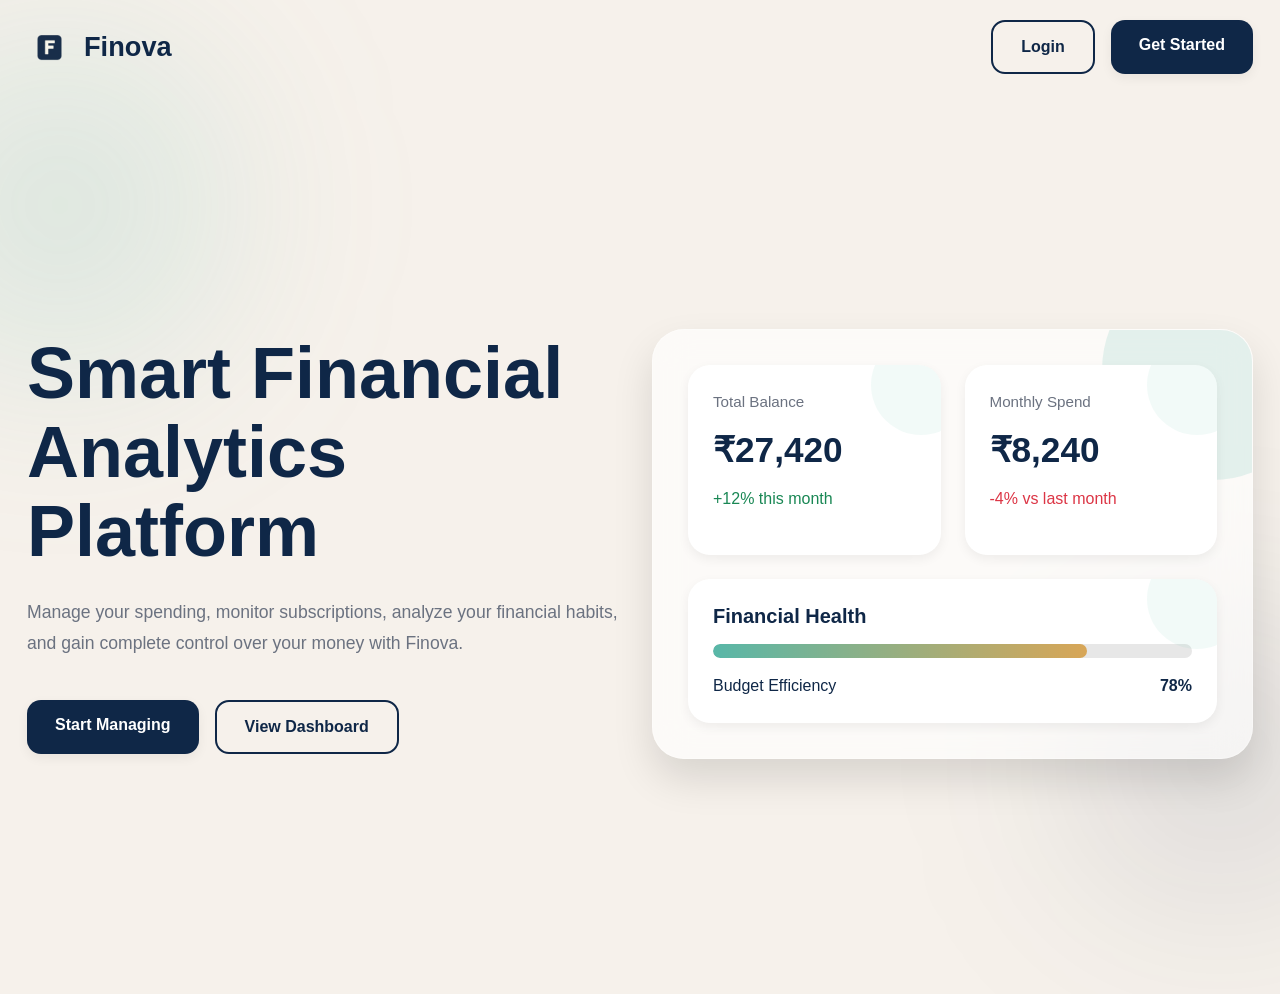
<file: index.html>
<!DOCTYPE html>
<html lang="en">

<head>
  <meta charset="UTF-8" />
  <meta name="viewport" content="width=device-width, initial-scale=1.0" />

  <title>Finova</title>

  <!-- Bootstrap -->
  <link href="https://cdn.jsdelivr.net/npm/bootstrap@5.3.3/dist/css/bootstrap.min.css" rel="stylesheet">

  <!-- CSS Files -->
  <link rel="stylesheet" href="css/style.css">
  <link rel="stylesheet" href="css/components.css">
  <link rel="stylesheet" href="css/animations.css">
  <link rel="stylesheet" href="css/responsive.css">

  <!-- Icons -->
  <link rel="stylesheet" href="https://cdnjs.cloudflare.com/ajax/libs/font-awesome/6.5.2/css/all.min.css">
</head>

<body>

  <!-- BLUR BACKGROUNDS -->

  <div class="blur-circle circle-one"></div>
  <div class="blur-circle circle-two"></div>

  <!-- NAVBAR -->

  <nav class="navbar navbar-expand-lg custom-navbar">

    <div class="container">

      <a href="#" class="logo d-flex align-items-center text-decoration-none">

        <img src="assets/logo.png" alt="Logo">

        <span>Finova</span>

      </a>

      <div class="d-flex gap-3">

        <a href="login.html" class="secondary-btn">
          Login
        </a>

        <a href="signup.html" class="primary-btn">
          Get Started
        </a>

      </div>

    </div>

  </nav>

  <!-- HERO SECTION -->

  <section class="hero-section">

    <div class="container">

      <div class="row align-items-center">

        <!-- LEFT CONTENT -->

        <div class="col-lg-6">

          <h1 class="hero-title">
            Smart Financial
            Analytics Platform
          </h1>

          <p class="hero-subtitle">

            Manage your spending, monitor subscriptions,
            analyze your financial habits, and gain complete
            control over your money with Finova.

          </p>

          <div class="d-flex gap-3 flex-wrap">

            <a href="signup.html" class="primary-btn">
              Start Managing
            </a>

            <a href="dashboard.html" class="secondary-btn">
              View Dashboard
            </a>

          </div>

        </div>

        <!-- RIGHT SIDE -->

        <div class="col-lg-6 mt-5 mt-lg-0">

          <div class="dashboard-mockup">

            <div class="row g-4">

              <div class="col-md-6">

                <div class="mockup-card">

                  <small>Total Balance</small>

                  <div class="mockup-balance">
                    ₹27,420
                  </div>

                  <p class="mt-2 text-success">
                    +12% this month
                  </p>

                </div>

              </div>

              <div class="col-md-6">

                <div class="mockup-card">

                  <small>Monthly Spend</small>

                  <div class="mockup-balance">
                    ₹8,240
                  </div>

                  <p class="mt-2 text-danger">
                    -4% vs last month
                  </p>

                </div>

              </div>

              <div class="col-12">

                <div class="mockup-card">

                  <h5 class="mb-3">
                    Financial Health
                  </h5>

                  <div class="progress custom-progress">

                    <div class="progress-bar custom-progress-bar"
                      style="width: 78%">
                    </div>

                  </div>

                  <div class="mt-3 d-flex justify-content-between">

                    <span>Budget Efficiency</span>

                    <strong>78%</strong>

                  </div>

                </div>

              </div>

            </div>

          </div>

        </div>

      </div>

    </div>

  </section>

</body>

</html>
</file>
<file: css/style.css>
:root {

  --cream: #f6f1eb;
  --navy: #0f2747;
  --light-navy: #183b68;

  --teal: #58b7a8;
  --gold: #d8a657;

  --white: #ffffff;
  --gray: #6b7280;
  --light-gray: #e5e7eb;

  --shadow-sm: 0 4px 12px rgba(0,0,0,0.06);
  --shadow-md: 0 10px 30px rgba(0,0,0,0.08);
  --shadow-lg: 0 20px 40px rgba(0,0,0,0.12);

  --radius-sm: 12px;
  --radius-md: 20px;
  --radius-lg: 32px;

  --transition: all 0.3s ease;

}

/* =========================
   GLOBAL RESET
========================= */

* {
  margin: 0;
  padding: 0;
  box-sizing: border-box;
}

html {
  scroll-behavior: smooth;
}

body {
  font-family: "Segoe UI", sans-serif;
  background: var(--cream);
  color: var(--navy);
  overflow-x: hidden;
  min-height: 100vh;
}

/* =========================
   CONTAINER FIX
========================= */

.container {
  max-width: 1250px;
}

/* =========================
   TYPOGRAPHY
========================= */

h1,
h2,
h3,
h4,
h5,
h6 {
  font-weight: 700;
  color: var(--navy);
}

p {
  color: var(--gray);
  line-height: 1.8;
}

/* =========================
   HERO SECTION
========================= */

.hero-section {
  min-height: 100vh;
  display: flex;
  align-items: center;
  position: relative;
  overflow: hidden;
}

.hero-title {
  font-size: 4.5rem;
  font-weight: 800;
  line-height: 1.1;
  margin-bottom: 25px;
  color: var(--navy);
}

.hero-subtitle {
  font-size: 1.1rem;
  max-width: 600px;
  margin-bottom: 40px;
}

/* =========================
   BLUR BACKGROUND CIRCLES
========================= */

.blur-circle {
  position: absolute;
  border-radius: 50%;
  filter: blur(100px);
  z-index: -1;
}

.circle-one {
  width: 320px;
  height: 320px;
  background: rgba(88,183,168,0.18);

  top: 5%;
  left: -100px;
}

.circle-two {
  width: 280px;
  height: 280px;
  background: rgba(15,39,71,0.12);

  bottom: 0;
  right: -80px;
}

/* =========================
   SECTION SPACING
========================= */

.section-padding {
  padding: 100px 0;
}

/* =========================
   LINKS
========================= */

a {
  text-decoration: none;
}

/* =========================
   DARK MODE
========================= */

.dark-mode {
  background: #08111f;
  color: white;
}

.dark-mode h1,
.dark-mode h2,
.dark-mode h3,
.dark-mode h4,
.dark-mode h5,
.dark-mode h6 {
  color: white;
}

.dark-mode p {
  color: #cbd5e1;
}
</file>
<file: css/components.css>
/* =========================
   NAVBAR
========================= */

.custom-navbar {
  padding: 20px 0;
  position: relative;
  z-index: 100;
}

.logo span {
  font-size: 1.7rem;
  font-weight: 700;
  color: var(--navy);
}

.logo img {
  width: 45px;
  height: 45px;
  object-fit: contain;
  margin-right: 12px;
}

/* =========================
   BUTTONS
========================= */

.primary-btn {
  background: var(--navy);
  color: white;
  border: none;
  padding: 13px 28px;
  border-radius: 14px;
  text-decoration: none;
  font-weight: 600;
  transition: var(--transition);
  box-shadow: var(--shadow-sm);
}

.primary-btn:hover {
  background: var(--light-navy);
  transform: translateY(-4px);
  box-shadow: var(--shadow-md);
  color: white;
}

.secondary-btn {
  border: 2px solid var(--navy);
  color: var(--navy);
  padding: 13px 28px;
  border-radius: 14px;
  text-decoration: none;
  font-weight: 600;
  transition: var(--transition);
}

.secondary-btn:hover {
  background: var(--navy);
  color: white;
  transform: translateY(-4px);
}

/* =========================
   DASHBOARD MOCKUP
========================= */

.dashboard-mockup {
  background: rgba(255,255,255,0.65);
  border-radius: 32px;
  padding: 35px;
  backdrop-filter: blur(18px);
  border: 1px solid rgba(255,255,255,0.3);
  box-shadow: var(--shadow-lg);
  position: relative;
  overflow: hidden;
}

.dashboard-mockup::before {
  content: "";
  position: absolute;
  width: 220px;
  height: 220px;
  background: rgba(88,183,168,0.15);
  border-radius: 50%;
  top: -70px;
  right: -70px;
}

/* =========================
   MOCKUP CARDS
========================= */

.mockup-card {
  background: white;
  border-radius: 22px;
  padding: 25px;
  box-shadow: var(--shadow-sm);
  transition: var(--transition);
  position: relative;
  overflow: hidden;
}

.mockup-card:hover {
  transform: translateY(-6px);
  box-shadow: var(--shadow-md);
}

.mockup-card::before {
  content: "";
  position: absolute;
  width: 100px;
  height: 100px;
  background: rgba(88,183,168,0.08);
  border-radius: 50%;
  top: -30px;
  right: -30px;
}

.mockup-card small {
  color: var(--gray);
  font-size: 0.95rem;
}

.mockup-balance {
  font-size: 2.2rem;
  font-weight: 700;
  margin-top: 10px;
  color: var(--navy);
}

/* =========================
   PROGRESS BAR
========================= */

.custom-progress {
  height: 14px;
  border-radius: 20px;
  background: #e7e7e7;
  overflow: hidden;
}

.custom-progress-bar {
  background: linear-gradient(
    90deg,
    var(--teal),
    var(--gold)
  );

  border-radius: 20px;
}

/* =========================
   CARDS
========================= */

.finance-card {
  background: white;
  border-radius: 24px;
  padding: 28px;
  box-shadow: var(--shadow-sm);
  transition: var(--transition);
  position: relative;
  overflow: hidden;
}

.finance-card::before {
  content: "";
  position: absolute;
  width: 140px;
  height: 140px;
  background: rgba(88,183,168,0.08);
  border-radius: 50%;
  top: -40px;
  right: -40px;
}

.finance-card:hover {
  transform: translateY(-6px);
  box-shadow: var(--shadow-md);
}

.finance-card h5 {
  color: var(--gray);
  margin-bottom: 12px;
}

.finance-card h2 {
  font-size: 2rem;
  font-weight: 700;
  color: var(--navy);
}

/* =========================
   CHART CARDS
========================= */

.chart-card {
  background: white;
  border-radius: 24px;
  padding: 30px;
  box-shadow: var(--shadow-sm);
  transition: var(--transition);
}

.chart-card:hover {
  box-shadow: var(--shadow-md);
}

/* =========================
   SIDEBAR
========================= */

.sidebar {
  width: 280px;
  min-height: 100vh;
  background: white;
  border-right: 1px solid rgba(0,0,0,0.06);
  padding: 30px;
  position: fixed;
  left: 0;
  top: 0;
}

.sidebar-logo {
  display: flex;
  align-items: center;
  margin-bottom: 50px;
}

.sidebar-logo img {
  width: 42px;
  margin-right: 12px;
}

.sidebar-logo span {
  font-size: 1.5rem;
  font-weight: 700;
  color: var(--navy);
}

.sidebar-links {
  list-style: none;
  padding: 0;
}

.sidebar-links li {
  margin-bottom: 14px;
}

.sidebar-links li a {
  display: flex;
  align-items: center;
  gap: 14px;
  padding: 15px 18px;
  border-radius: 16px;
  color: var(--gray);
  text-decoration: none;
  font-weight: 600;
  transition: var(--transition);
}

.sidebar-links li a:hover {
  background: rgba(15,39,71,0.08);
  color: var(--navy);
  transform: translateX(4px);
}

.sidebar-links li a.active {
  background: var(--navy);
  color: white;
}

/* =========================
   MAIN CONTENT
========================= */

.main-content {
  margin-left: 280px;
  padding: 40px;
}

/* =========================
   TOPBAR
========================= */

.topbar {
  display: flex;
  justify-content: space-between;
  align-items: center;
  margin-bottom: 40px;
}

.topbar h2 {
  font-size: 2.4rem;
  font-weight: 700;
  color: var(--navy);
}

.topbar p {
  color: var(--gray);
  margin-top: 8px;
}

/* =========================
   PROFILE BADGE
========================= */

.profile-badge {
  display: flex;
  align-items: center;
  gap: 14px;
  background: white;
  padding: 12px 18px;
  border-radius: 18px;
  box-shadow: var(--shadow-sm);
}

.profile-badge img {
  width: 46px;
  height: 46px;
  border-radius: 50%;
}

.profile-badge h6 {
  margin-bottom: 0;
  font-weight: 700;
}

.profile-badge small {
  color: var(--gray);
}
</file>
<file: css/animations.css>
/* =========================
   FADE IN ANIMATION
========================= */

@keyframes fadeUp {

  from {
    opacity: 0;
    transform: translateY(40px);
  }

  to {
    opacity: 1;
    transform: translateY(0);
  }

}

/* =========================
   FLOATING ANIMATION
========================= */

@keyframes floating {

  0% {
    transform: translateY(0px);
  }

  50% {
    transform: translateY(-10px);
  }

  100% {
    transform: translateY(0px);
  }

}

/* =========================
   GLOW PULSE
========================= */

@keyframes glowPulse {

  0% {
    box-shadow: 0 0 0 rgba(88,183,168,0.3);
  }

  50% {
    box-shadow: 0 0 25px rgba(88,183,168,0.4);
  }

  100% {
    box-shadow: 0 0 0 rgba(88,183,168,0.3);
  }

}

/* =========================
   SCALE IN
========================= */

@keyframes scaleIn {

  from {
    opacity: 0;
    transform: scale(0.9);
  }

  to {
    opacity: 1;
    transform: scale(1);
  }

}

/* =========================
   ANIMATION CLASSES
========================= */

.fade-up {
  animation: fadeUp 1s ease forwards;
}

.floating {
  animation: floating 4s ease-in-out infinite;
}

.glow-pulse {
  animation: glowPulse 3s infinite;
}

.scale-in {
  animation: scaleIn 0.7s ease;
}

/* =========================
   HOVER EFFECTS
========================= */

.hover-lift {
  transition: var(--transition);
}

.hover-lift:hover {
  transform: translateY(-6px);
}

.hover-scale {
  transition: var(--transition);
}

.hover-scale:hover {
  transform: scale(1.03);
}

/* =========================
   BUTTON HOVER GLOW
========================= */

.primary-btn:hover {
  box-shadow:
    0 10px 25px rgba(15,39,71,0.25);
}

/* =========================
   CARD TRANSITIONS
========================= */

.finance-card,
.mockup-card,
.chart-card {
  transition:
    transform 0.3s ease,
    box-shadow 0.3s ease;
}

/* =========================
   SIDEBAR LINK TRANSITION
========================= */

.sidebar-links li a {
  transition:
    background 0.3s ease,
    transform 0.3s ease,
    color 0.3s ease;
}

/* =========================
   PAGE LOAD ANIMATION
========================= */

body {
  animation: fadeUp 0.7s ease;
}
</file>
<file: css/responsive.css>
/* =========================
   LARGE DEVICES
========================= */

@media (max-width: 1200px) {

  .hero-title {
    font-size: 3.8rem;
  }

}

/* =========================
   TABLETS
========================= */

@media (max-width: 992px) {

  /* HERO SECTION */

  .hero-section {
    padding: 80px 0;
    text-align: center;
  }

  .hero-title {
    font-size: 3.2rem;
  }

  .hero-subtitle {
    margin: auto;
    margin-bottom: 35px;
  }

  .dashboard-mockup {
    margin-top: 50px;
  }

  /* DASHBOARD */

  .sidebar {
    width: 90px;
    padding: 25px 15px;
  }

  .sidebar-logo span {
    display: none;
  }

  .sidebar-links li a span {
    display: none;
  }

  .sidebar-links li a {
    justify-content: center;
    padding: 16px;
  }

  .main-content {
    margin-left: 90px;
    padding: 30px;
  }

}

/* =========================
   MOBILE DEVICES
========================= */

@media (max-width: 768px) {

  /* NAVBAR */

  .custom-navbar {
    padding: 15px 0;
  }

  .logo span {
    font-size: 1.4rem;
  }

  .logo img {
    width: 38px;
    height: 38px;
  }

  /* HERO */

  .hero-section {
    padding-top: 40px;
  }

  .hero-title {
    font-size: 2.6rem;
  }

  .hero-subtitle {
    font-size: 1rem;
  }

  /* BUTTONS */

  .primary-btn,
  .secondary-btn {
    width: 100%;
    text-align: center;
  }

  /* DASHBOARD MOCKUP */

  .dashboard-mockup {
    padding: 22px;
  }

  .mockup-balance {
    font-size: 1.8rem;
  }

  /* SIDEBAR */

  .sidebar {
    width: 100%;
    height: auto;
    min-height: auto;
    position: relative;
    display: flex;
    overflow-x: auto;
    padding: 15px;
  }

  .sidebar-logo {
    display: none;
  }

  .sidebar-links {
    display: flex;
    gap: 10px;
    width: 100%;
  }

  .sidebar-links li {
    margin-bottom: 0;
  }

  .sidebar-links li a {
    white-space: nowrap;
    padding: 12px 18px;
    font-size: 0.95rem;
  }

  /* MAIN CONTENT */

  .main-content {
    margin-left: 0;
    padding: 20px;
  }

  /* TOPBAR */

  .topbar {
    flex-direction: column;
    align-items: flex-start;
    gap: 15px;
  }

  .topbar h2 {
    font-size: 2rem;
  }

  /* FINANCE CARDS */

  .finance-card {
    padding: 22px;
  }

  .finance-card h2 {
    font-size: 1.6rem;
  }

  /* CHART CARDS */

  .chart-card {
    padding: 22px;
  }

}

/* =========================
   SMALL PHONES
========================= */

@media (max-width: 480px) {

  .hero-title {
    font-size: 2.2rem;
  }

  .hero-subtitle {
    font-size: 0.95rem;
  }

  .mockup-balance {
    font-size: 1.5rem;
  }

  .finance-card h2 {
    font-size: 1.4rem;
  }

}
</file>
